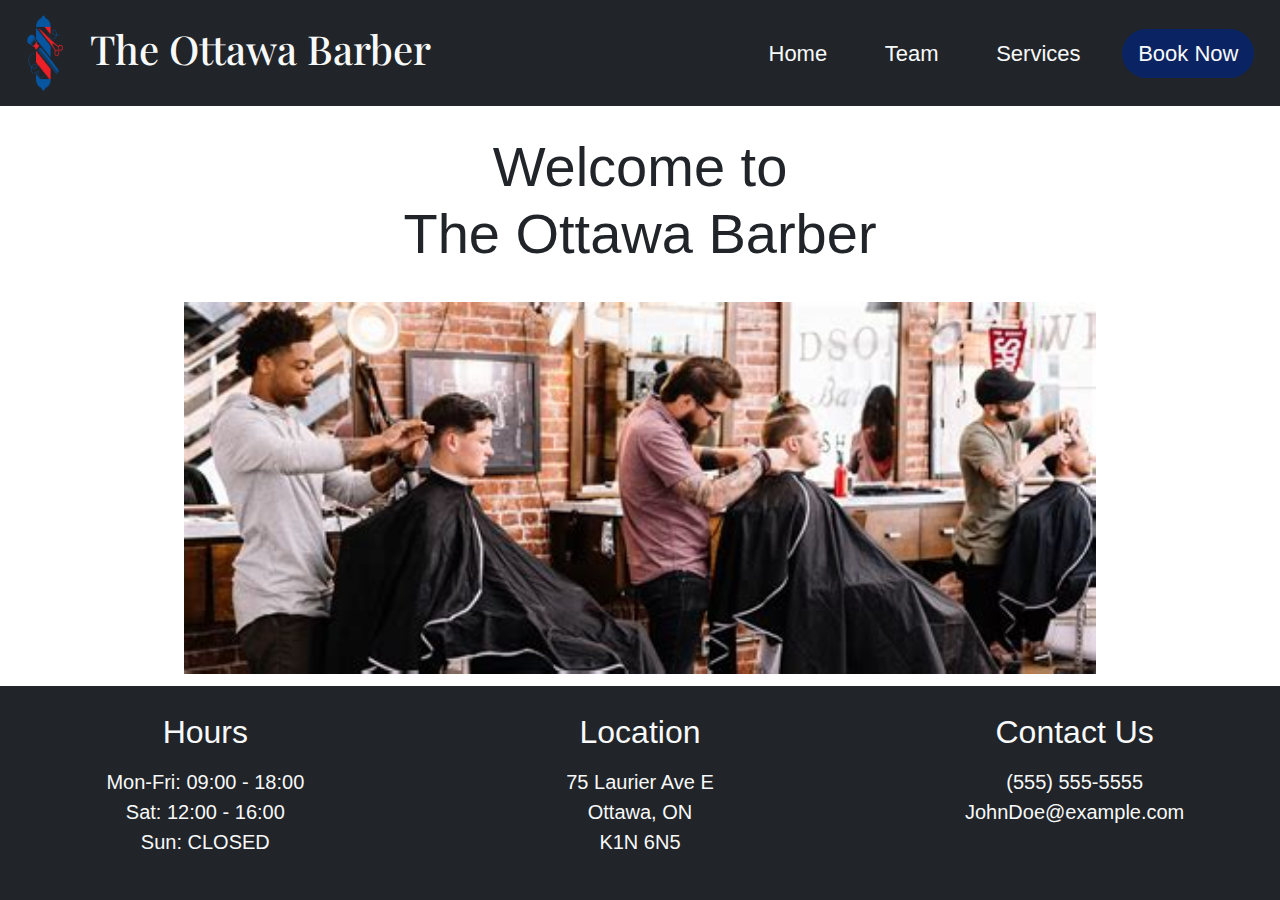
<file: index.html>
<!doctype html>
<html lang="en">

<head>
  <meta charset="utf-8">
  <meta name="viewport" content="width=device-width, initial-scale=1">
  <title>The Ottawa Barber</title>

  <link href="https://cdn.jsdelivr.net/npm/bootstrap@5.3.3/dist/css/bootstrap.min.css" rel="stylesheet"
    integrity="sha384-QWTKZyjpPEjISv5WaRU9OFeRpok6YctnYmDr5pNlyT2bRjXh0JMhjY6hW+ALEwIH" crossorigin="anonymous">
  <link href="https://fonts.googleapis.com/css?family=Playfair+Display" , rel="stylesheet">
  <link href="styles/main.css" , rel="stylesheet">
</head>

<body>
  <nav class="navbar navbar-expand navbar-dark bg-dark">
    <img class="img-fluid" id="logo" src="images/logo.png">
    <h1 class="heading-1 text-light" id="brand-name">The Ottawa Barber</h1>

    <ul class="nav nav-list ms-auto">
      <li class="nav-item">
        <a class="nav-link text-light" href="index.html">Home</a>
      </li>
      <li class="nav-item">
        <a class="nav-link text-light" href="team.html">Team</a>
      </li>
      <li class="nav-item">
        <a class="nav-link text-light" href="services.html">Services</a>
      </li>
      <li class="nav-item">
        <a class="nav-link text-light rounded-pill bg-dark-blue" href="booking.html">Book Now</a>
      </li>
    </ul>
  </nav>

  <div class="container text-center">
    <div class="row top-bottom-margin col-12">
      <h2 class="display-4">Welcome to <br> The Ottawa Barber</h2>
    </div>
    <div class="row top-bottom-margin">
      <img class="img-fluid mx-auto d-block" src="images/barber-shop.jpg" id="barber-shop-img"></img>
    </div>
    <div class="row top-bottom-padding fixed-bottom text-light bg-dark">
      <div class="col-4">
        <h3 class="fs-2">Hours</h3>
        <p class="fs-5">Mon-Fri: 09:00 - 18:00 <br> Sat: 12:00 - 16:00 <br> Sun: CLOSED</p>
      </div>
      <div class="col-4">
        <h3 class="fs-2">Location</h3>
        <p class="fs-5">75 Laurier Ave E <br> Ottawa, ON <br> K1N 6N5</p>
      </div>
      <div class="col-4">
        <h3 class="fs-2">Contact Us</h3>
        <p class="fs-5">(555) 555-5555 <br> JohnDoe@example.com</p>
      </div>
    </div>
  </div>
  <script src="https://cdn.jsdelivr.net/npm/bootstrap@5.3.3/dist/js/bootstrap.bundle.min.js"
    integrity="sha384-YvpcrYf0tY3lHB60NNkmXc5s9fDVZLESaAA55NDzOxhy9GkcIdslK1eN7N6jIeHz"
    crossorigin="anonymous"></script>
</body>

</html>
</file>
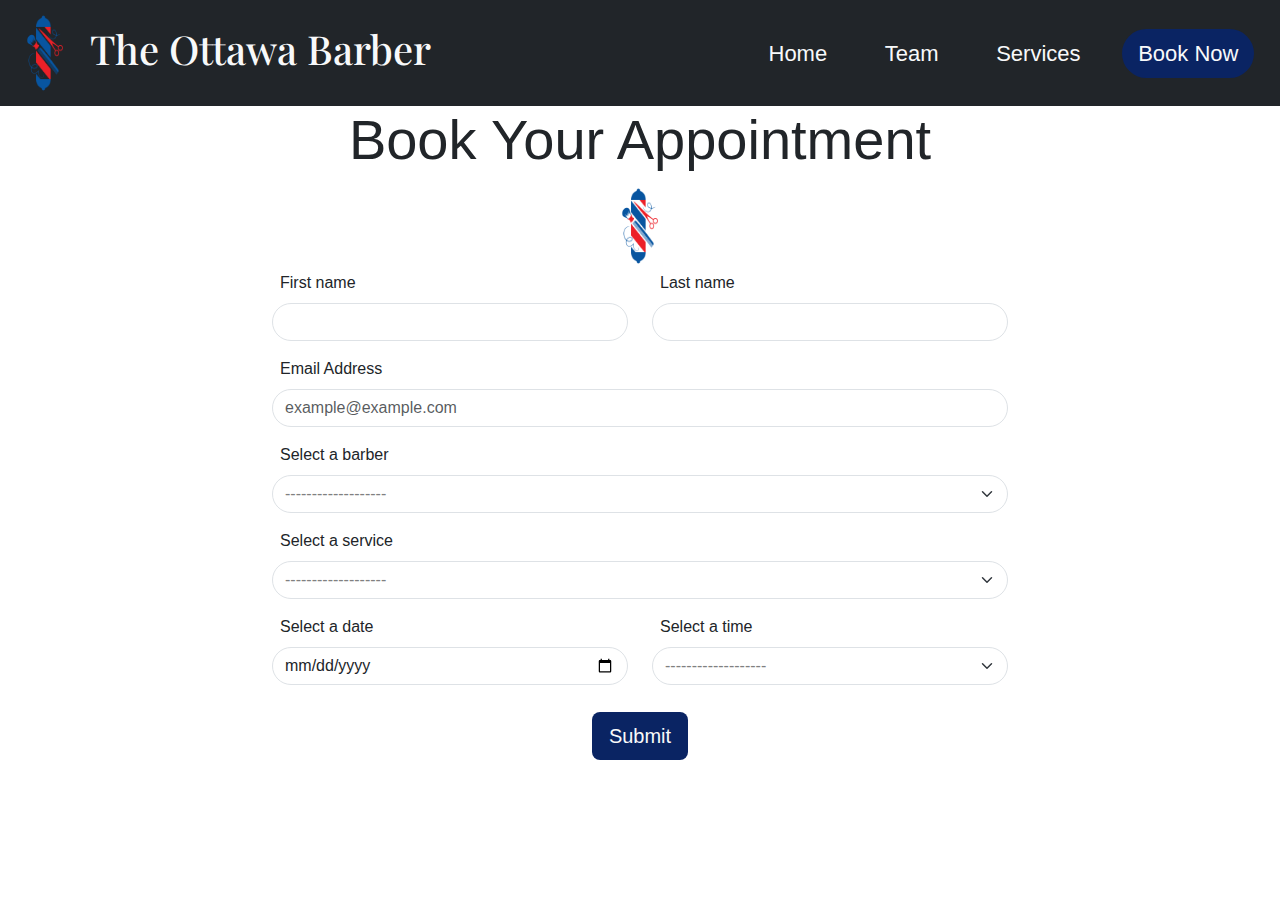
<file: book_now.html>
<!doctype html>
<html lang="en">
  <head>
    <meta charset="utf-8">
    <meta name="viewport" content="width=device-width, initial-scale=1">
    <title>The Ottawa Barber</title>
    
    <link href="https://cdn.jsdelivr.net/npm/bootstrap@5.3.3/dist/css/bootstrap.min.css" rel="stylesheet" integrity="sha384-QWTKZyjpPEjISv5WaRU9OFeRpok6YctnYmDr5pNlyT2bRjXh0JMhjY6hW+ALEwIH" crossorigin="anonymous">
    <link href="https://fonts.googleapis.com/css?family=Playfair+Display", rel="stylesheet">
    <link href="styles/main.css", rel="stylesheet">
</head>
  <body>
    <nav class="navbar navbar-expand navbar-dark bg-dark">
        <img class="img-fluid" id="logo" src="images/logo.png">
        <h1 class="heading-1 text-light" id="brand-name">The Ottawa Barber</h1>

        <ul class="nav nav-list ms-auto">
            <li class="nav-item">
              <a class="nav-link text-light" href="index.html">Home</a>
            </li>
            <li class="nav-item">
              <a class="nav-link text-light" href="team.html">Team</a>
            </li>
            <li class="nav-item">
              <a class="nav-link text-light" href="services.html">Services</a>
            </li>
            <li class="nav-item">
              <a class="nav-link text-light rounded-pill bg-dark-blue" href="book_now.html">Book Now</a>
            </li>
          </ul>
    </nav>

    <div class="container">
        <div class="row text-center">
          <div col-12>
            <h2 class="display-4">Book Your Appointment</h2>
            <img class="img-fluid" id="logo" src="images/logo.png">
          </div>
        </div>

        <form>
          <div class="row">
            <div class="col-2"></div>
            <div class="col-4">
              <label for="first-name" class="form-label ms-2">First name</label>
              <input class="form-control rounded-pill" id="first-name">
            </div>

            <div class="col-4">
              <label for="last-name" class="form-label ms-2">Last name</label>
              <input class="form-control rounded-pill" id="last-name"></input>
            </div>
            <div class="col-2"></div>
          </div>

          <div class="row">
            <div class="col-2"></div>
            <div class="col-8">
              <div class="mb-3">

              </div>
              <div class="mb-3">

              </div>
              <div class="mb-3">
                <label for="email" class="form-label ms-2">Email Address</label>
                <input type="email" class="form-control rounded-pill" id="email" placeholder="example@example.com">
              </div> 

              <div class="mb-3">
                <label for="barber" class="form-label ms-2">Select a barber</label>
                <select class="form-select dropdown rounded-pill" id="barber" aria-label="Select a barber" required>
                  <option value="">-------------------</option>
                  <option>John Doe</option>
                  <option>Jane Doe</option>
                  <option>Jim Doe</option>
                  <option>Jennifer Doe</option>
                </select>
              </div>

              <div class="mb-3">
                <label for="service" class="form-label ms-2">Select a service</label>
                <select class="form-select dropdown rounded-pill" id="service" aria-label="Select a service" required>
                  <option value="">-------------------</option>
                  <option>Barber Cut - $45</option>
                  <option>Skin Fade - $35</option>
                  <option>Cub's Cut - $25</option>
                  <option>Long/Creative Cut - $55</option>
                  <option>Barber Cut & Shampoo - $55</option>
                </select>
              </div>
            </div>
            <div class="col-2"></div>
          </div>

          <div class="row">
            <div class="col-2"></div>
            <div class="col-4">
                <label for="date" class="form-label ms-2">Select a date</label>
                <input type="date" class="form-control rounded-pill" id="date">
            </div>

            <div class="col-4">
              <label for="date" class="form-label ms-2">Select a time</label>
              <select class="form-select dropdown rounded-pill" aria-label="Select a time" required>
                <option value="">-------------------</option>
              </select>
            </div>
            <div class="col-2"></div>
          </div>

          <div class="row top-bottom-margin text-center">
            <div class="col-2"></div>
            <div class="col-8">
              <button type="submit" class="btn btn-lg bg-dark-blue text-light" id="submit-btn">Submit</button>
            </div>
            <div class="col-2"></div>
          </div>
        </form>
      </div>
    </div>
    <script src="https://cdn.jsdelivr.net/npm/bootstrap@5.3.3/dist/js/bootstrap.bundle.min.js" integrity="sha384-YvpcrYf0tY3lHB60NNkmXc5s9fDVZLESaAA55NDzOxhy9GkcIdslK1eN7N6jIeHz" crossorigin="anonymous"></script>
  </body>
</html>
</file>
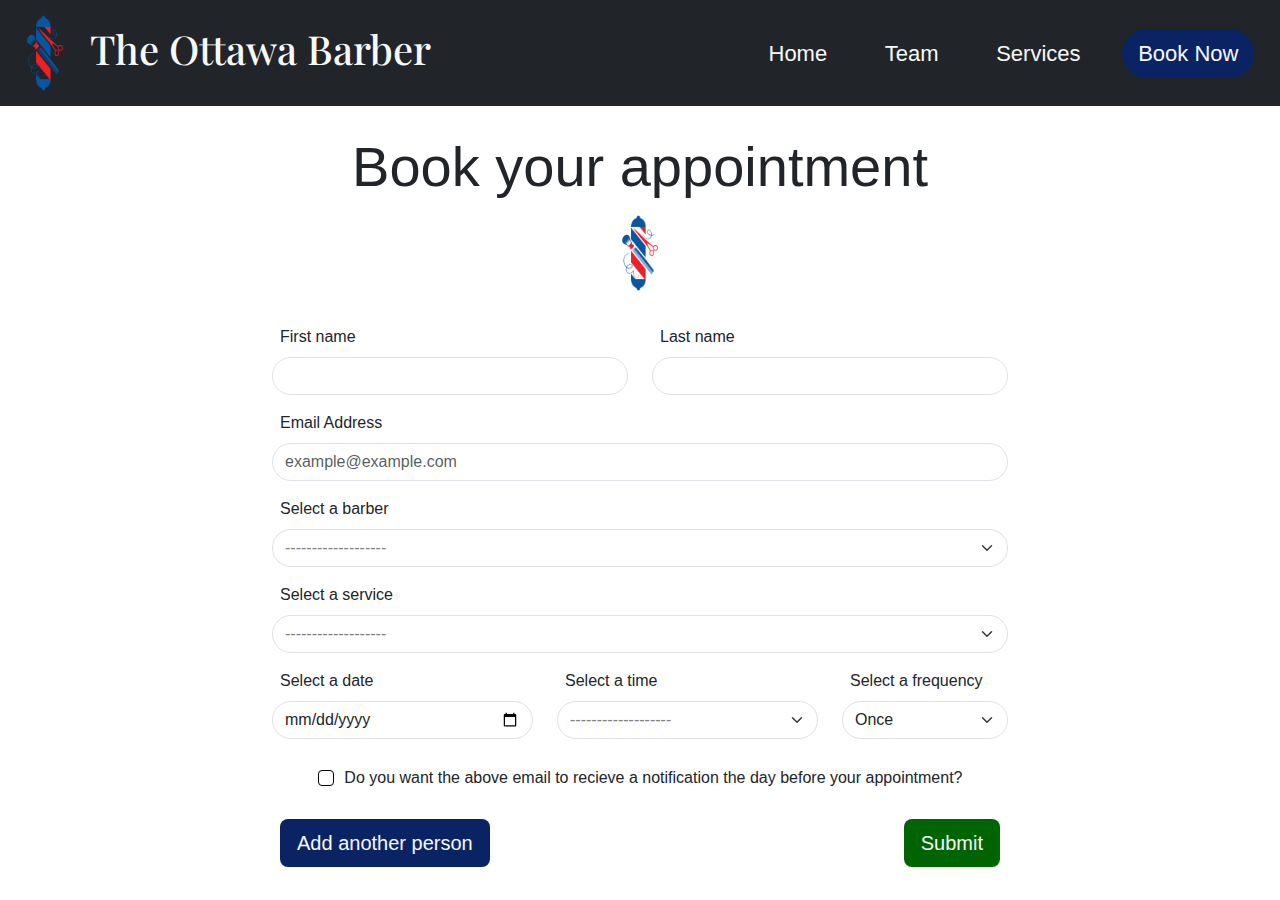
<file: booking.html>
<!doctype html>
<html lang="en">

<head>
  <meta charset="utf-8">
  <meta name="viewport" content="width=device-width, initial-scale=1">
  <title>The Ottawa Barber</title>

  <link href="https://cdn.jsdelivr.net/npm/bootstrap@5.3.3/dist/css/bootstrap.min.css" rel="stylesheet"
    integrity="sha384-QWTKZyjpPEjISv5WaRU9OFeRpok6YctnYmDr5pNlyT2bRjXh0JMhjY6hW+ALEwIH" crossorigin="anonymous">
  <link href="https://fonts.googleapis.com/css?family=Playfair+Display" , rel="stylesheet">
  <link href="styles/main.css" , rel="stylesheet">
</head>

<body>
  <nav class="navbar navbar-expand navbar-dark bg-dark">
    <img class="img-fluid" id="logo" src="images/logo.png">
    <h1 class="heading-1 text-light" id="brand-name">The Ottawa Barber</h1>

    <ul class="nav nav-list ms-auto">
      <li class="nav-item">
        <a class="nav-link text-light" href="index.html">Home</a>
      </li>
      <li class="nav-item">
        <a class="nav-link text-light" href="team.html">Team</a>
      </li>
      <li class="nav-item">
        <a class="nav-link text-light" href="services.html">Services</a>
      </li>
      <li class="nav-item">
        <a class="nav-link text-light rounded-pill bg-dark-blue" href="booking.html">Book Now</a>
      </li>
    </ul>
  </nav>

  <div class="container">
    <form id="booking-form">
      <div class="row top-bottom-margin text-center">
        <div class="col-12">
          <h2 class="display-4" id="booking-heading">Book your appointment</h2>
          <img class="img-fluid" id="logo" src="images/logo.png">
        </div>
      </div>
      <div class="row">
        <div class="col-2"></div>
        <div class="col-4">
          <label for="first-name" class="form-label ms-2">First name</label>
          <input class="form-control rounded-pill" name="first-name" required>
        </div>

        <div class="col-4">
          <label for="last-name" class="form-label ms-2">Last name</label>
          <input class="form-control rounded-pill" name="last-name" required></input>
        </div>
        <div class="col-2"></div>
      </div>

      <div class="row">
        <div class="col-2"></div>
        <div class="col-8">
          <div class="my-3">
            <label for="email" class="form-label ms-2">Email Address</label>
            <input type="email" class="form-control rounded-pill" name="email" placeholder="example@example.com"
              required>
          </div>

          <div class="mb-3">
            <label for="barber" class="form-label ms-2">Select a barber</label>
            <select class="form-select dropdown rounded-pill" name="barber" id="barber" aria-label="Select a barber"
              required>
              <option value="">-------------------</option>
              <option>John Doe</option>
              <option>Jane Doe</option>
              <option>Jim Doe</option>
              <option>Jennifer Doe</option>
            </select>
          </div>

          <div class="mb-3">
            <label for="service" class="form-label ms-2">Select a service</label>
            <select class="form-select dropdown rounded-pill" name="service" id="service"
              servicearia-label="Select a service" required>
              <option value="">-------------------</option>
              <option>Barber Cut - $45</option>
              <option>Skin Fade - $35</option>
              <option>Cub's Cut - $25</option>
              <option>Long/Creative Cut - $55</option>
              <option>Barber Cut & Shampoo - $55</option>
            </select>
          </div>
        </div>
        <div class="col-2"></div>
      </div>

      <div class="row">
        <div class="col-2"></div>
        <div class="col-3">
          <label for="date" class="form-label ms-2">Select a date</label>
          <input type="date" class="form-control rounded-pill" name="date" id="date" required>
        </div>

        <div class="col-3">
          <label for="time" class="form-label ms-2">Select a time</label>
          <select class="form-select dropdown rounded-pill" aria-label="Select a time" name="time" id="time" required>
            <option value="">-------------------</option>
          </select>
        </div>

        <div class="col-2">
          <label for="frequency" class="form-label ms-2">Select a frequency</label>
          <select class="form-select dropdown rounded-pill" aria-label="Select a frequency" name="frequency"
            id="frequency" required>
            <option>Once</option>
            <option>Biweekly</option>
            <option>Monthly</option>
            <option>Bimonthly</option>
            <option>Semi-annually</option>
            <option>Annually</option>
          </select>
        </div>
        <div class="col-2"></div>
      </div>

      <div class="row top-bottom-margin text-center">
        <div class="col-12">
          <div class="form-check">
            <input class="form-check-input checkbox" type="checkbox" value="" id="flexCheckDefault">
            <label class="form-check-label" for="flexCheckDefault">Do you want the above email to recieve a notification
              the day before your appointment?</label>
          </div>
        </div>

      </div>

      <div class="row top-bottom-margin">
        <div class="col-2"></div>
        <div class="col-4 text-start">
          <button type="submit" class="btn btn-lg btn-no-hover bg-dark-blue text-light" id="add-person-btn">Add another
            person</button>
        </div>
        <div class="col-4 text-end">
          <button type="submit" class="btn btn-lg btn-no-hover bg-dark-green text-light" id="submit-btn">Submit</button>
        </div>
        <div class="col-2"></div>
      </div>
    </form>
  </div>
  <script src="https://cdn.jsdelivr.net/npm/bootstrap@5.3.3/dist/js/bootstrap.bundle.min.js"
    integrity="sha384-YvpcrYf0tY3lHB60NNkmXc5s9fDVZLESaAA55NDzOxhy9GkcIdslK1eN7N6jIeHz"
    crossorigin="anonymous"></script>
  <script src="scripts/booking.js"></script>
</body>

</html>
</file>
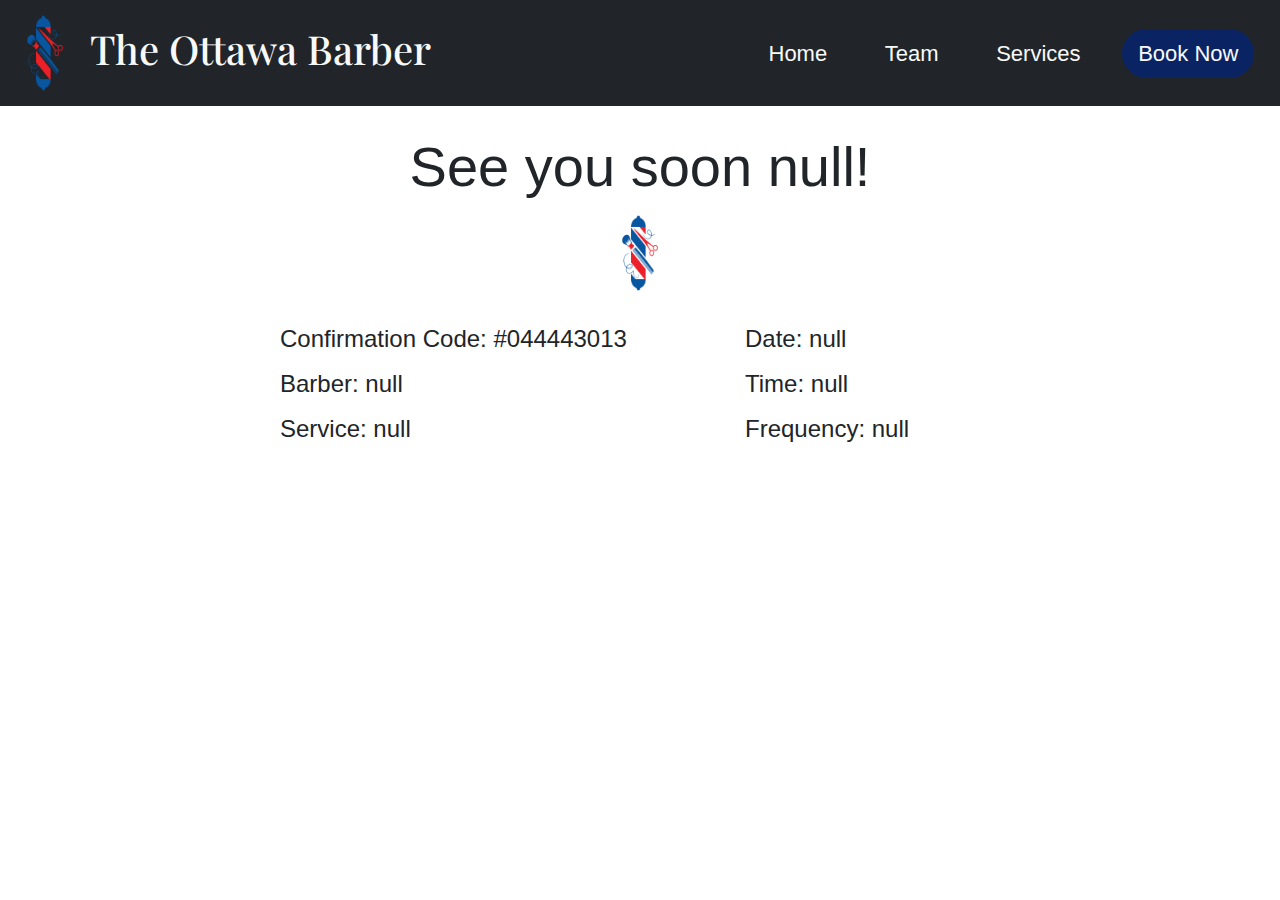
<file: confirmation.html>
<!doctype html>
<html lang="en">

<head>
  <meta charset="utf-8">
  <meta name="viewport" content="width=device-width, initial-scale=1">
  <title>The Ottawa Barber</title>

  <link href="https://cdn.jsdelivr.net/npm/bootstrap@5.3.3/dist/css/bootstrap.min.css" rel="stylesheet"
    integrity="sha384-QWTKZyjpPEjISv5WaRU9OFeRpok6YctnYmDr5pNlyT2bRjXh0JMhjY6hW+ALEwIH" crossorigin="anonymous">
  <link href="https://fonts.googleapis.com/css?family=Playfair+Display" , rel="stylesheet">
  <link href="styles/main.css" , rel="stylesheet">

</head>

<body onload="setInfo()">
  <nav class="navbar navbar-expand navbar-dark bg-dark">
    <img class="img-fluid" id="logo" src="images/logo.png">
    <h1 class="heading-1 text-light" id="brand-name">The Ottawa Barber</h1>

    <ul class="nav nav-list ms-auto">
      <li class="nav-item">
        <a class="nav-link text-light" href="index.html">Home</a>
      </li>
      <li class="nav-item">
        <a class="nav-link text-light" href="team.html">Team</a>
      </li>
      <li class="nav-item">
        <a class="nav-link text-light" href="services.html">Services</a>
      </li>
      <li class="nav-item">
        <a class="nav-link text-light rounded-pill bg-dark-blue" href="booking.html">Book Now</a>
      </li>
    </ul>
  </nav>

  <div class="container">
    <div class="row text-center top-bottom-margin">
      <div class="col-12">
        <h2 class="display-4" id="see-you-soon-msg">See you soon</h2>
        <img class="img-fluid" id="logo" src="images/logo.png">
      </div>
    </div>

    <div class="row top-bottom-margin justify-content-center">
      <div class="col-5">
        <h4 class="mb-3" id="confirmation-code"></h4>
        <h4 class="my-3" id="barber"></h4>
        <h4 class="my-3" id="service"></h4>
      </div>

      <div class="col-3">
        <h4 class="mb-3" id="date"></h4>
        <h4 class="my-3" id="time"></h4>
        <h4 class="my-3" id="frequency"></h4>
      </div>
    </div>

    <div class="row top-bottom-margin justify-content-center">
      <div class="col-5">
        <h4 class="mb-3" id="confirmation-code1"></h4>
        <h4 class="my-3" id="barber1"></h4>
        <h4 class="my-3" id="service1"></h4>
      </div>

      <div class="col-3">
        <h4 class="mb-3" id="date1"></h4>
        <h4 class="my-3" id="time1"></h4>
        <h4 class="my-3" id="frequency1"></h4>
      </div>
    </div>
  </div>
  <script src="scripts/confirmation.js"></script>
  <script src="https://cdn.jsdelivr.net/npm/bootstrap@5.3.3/dist/js/bootstrap.bundle.min.js"
    integrity="sha384-YvpcrYf0tY3lHB60NNkmXc5s9fDVZLESaAA55NDzOxhy9GkcIdslK1eN7N6jIeHz"
    crossorigin="anonymous"></script>
</body>

</html>
</file>
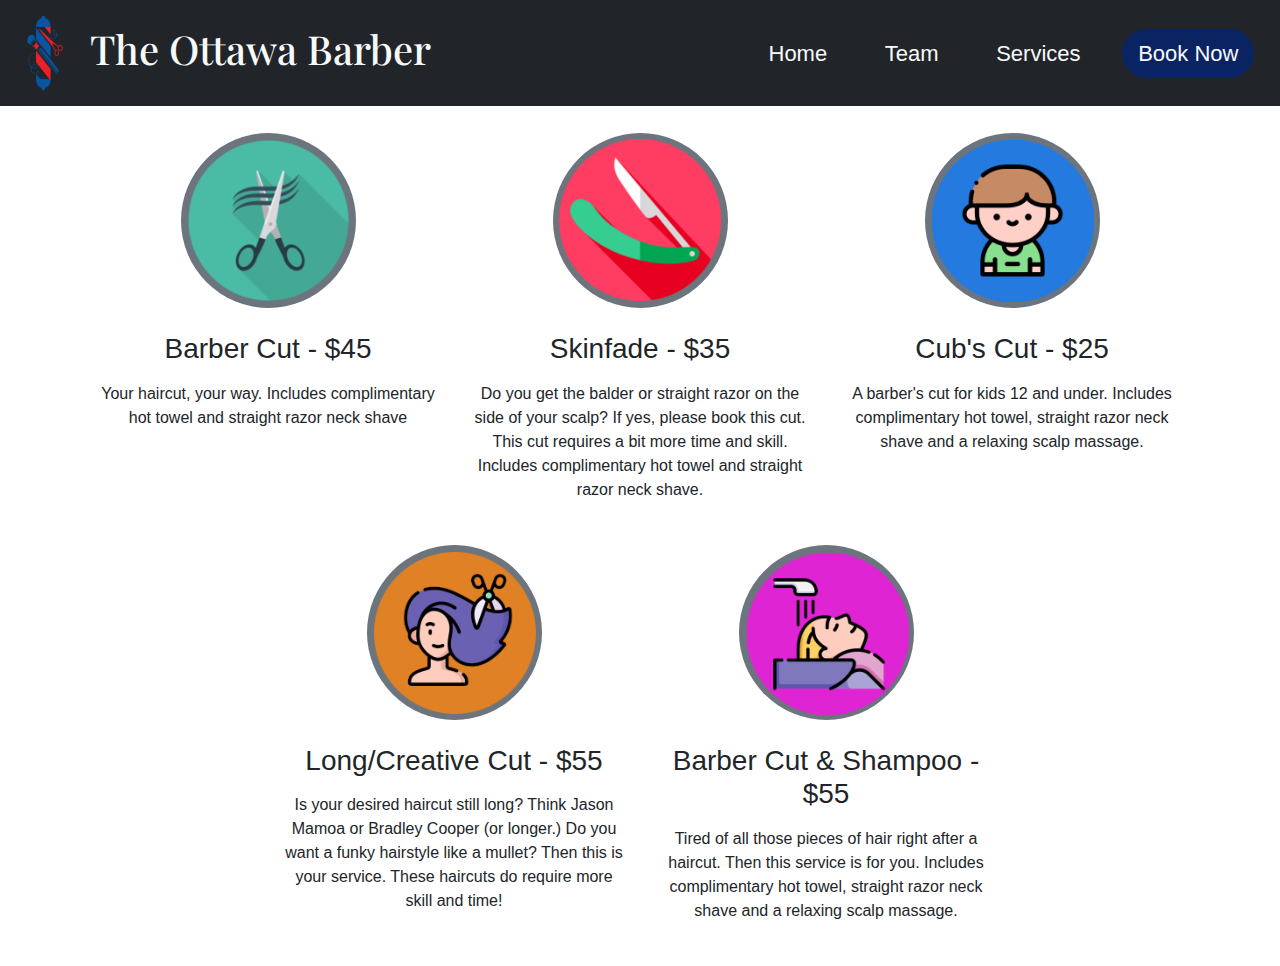
<file: services.html>
<!doctype html>
<html lang="en">

<head>
  <meta charset="utf-8">
  <meta name="viewport" content="width=device-width, initial-scale=1">
  <title>The Ottawa Barber</title>

  <link href="https://cdn.jsdelivr.net/npm/bootstrap@5.3.3/dist/css/bootstrap.min.css" rel="stylesheet"
    integrity="sha384-QWTKZyjpPEjISv5WaRU9OFeRpok6YctnYmDr5pNlyT2bRjXh0JMhjY6hW+ALEwIH" crossorigin="anonymous">
  <link href="https://fonts.googleapis.com/css?family=Playfair+Display" , rel="stylesheet">
  <link href="styles/main.css" , rel="stylesheet">
</head>

<body>
  <nav class="navbar navbar-expand navbar-dark bg-dark">
    <img class="img-fluid" id="logo" src="images/logo.png">
    <h1 class="heading-1 text-light" id="brand-name">The Ottawa Barber</h1>

    <ul class="nav nav-list ms-auto">
      <li class="nav-item">
        <a class="nav-link text-light" href="index.html">Home</a>
      </li>
      <li class="nav-item">
        <a class="nav-link text-light" href="team.html">Team</a>
      </li>
      <li class="nav-item">
        <a class="nav-link text-light" href="services.html">Services</a>
      </li>
      <li class="nav-item">
        <a class="nav-link text-light rounded-pill bg-dark-blue" href="booking.html">Book Now</a>
      </li>
    </ul>
  </nav>
  <script src="https://cdn.jsdelivr.net/npm/bootstrap@5.3.3/dist/js/bootstrap.bundle.min.js"
    integrity="sha384-YvpcrYf0tY3lHB60NNkmXc5s9fDVZLESaAA55NDzOxhy9GkcIdslK1eN7N6jIeHz"
    crossorigin="anonymous"></script>

  <div class="container text-center">
    <div class="row top-bottom-margin">
      <div class="col-4">
        <img class="bg-secondary circular-image img-fluid" src="images/barbers-cut.png"></img>
        <h3 class="mt-4">Barber Cut - $45</h3>
        <p>Your haircut, your way. Includes complimentary hot towel and straight razor neck shave</p>
      </div>
      <div class="col-4">
        <img class="bg-secondary circular-image img-fluid" src="images/skinfade.png"></img>
        <h3 class="mt-4">Skinfade - $35</h3>
        <p>Do you get the balder or straight razor on the side of your scalp? If yes, please book this cut. This cut
          requires a bit more time and skill. Includes complimentary hot towel and straight razor neck shave. </p>
      </div>
      <div class="col-4">
        <img class="bg-secondary circular-image img-fluid" src="images/cubs-cut.png"></img>
        <h3 class="mt-4">Cub's Cut - $25</h3>
        <p>A barber's cut for kids 12 and under. Includes complimentary hot towel, straight razor neck shave and a
          relaxing scalp massage.</p>
      </div>
    </div>

    <div class="row top-bottom-margin">
      <div class="col-2"></div>
      <div class="col-4">
        <img class="bg-secondary circular-image img-fluid" src="images/creative-cut.png"></img>
        <h3 class="mt-4">Long/Creative Cut - $55</h3>
        <p>Is your desired haircut still long? Think Jason Mamoa or Bradley Cooper (or longer.) Do you want a funky
          hairstyle like a mullet? Then this is your service. These haircuts do require more skill and time!</p>
      </div>
      <div class="col-4">
        <img class="bg-secondary circular-image img-fluid" src="images/shampoo.png"></img>
        <h3 class="mt-4">Barber Cut & Shampoo - $55</h3>
        <p>Tired of all those pieces of hair right after a haircut. Then this service is for you. Includes complimentary
          hot towel, straight razor neck shave and a relaxing scalp massage.</p>
      </div>
      <div class="col-2"></div>
    </div>
  </div>


</body>

</html>
</file>
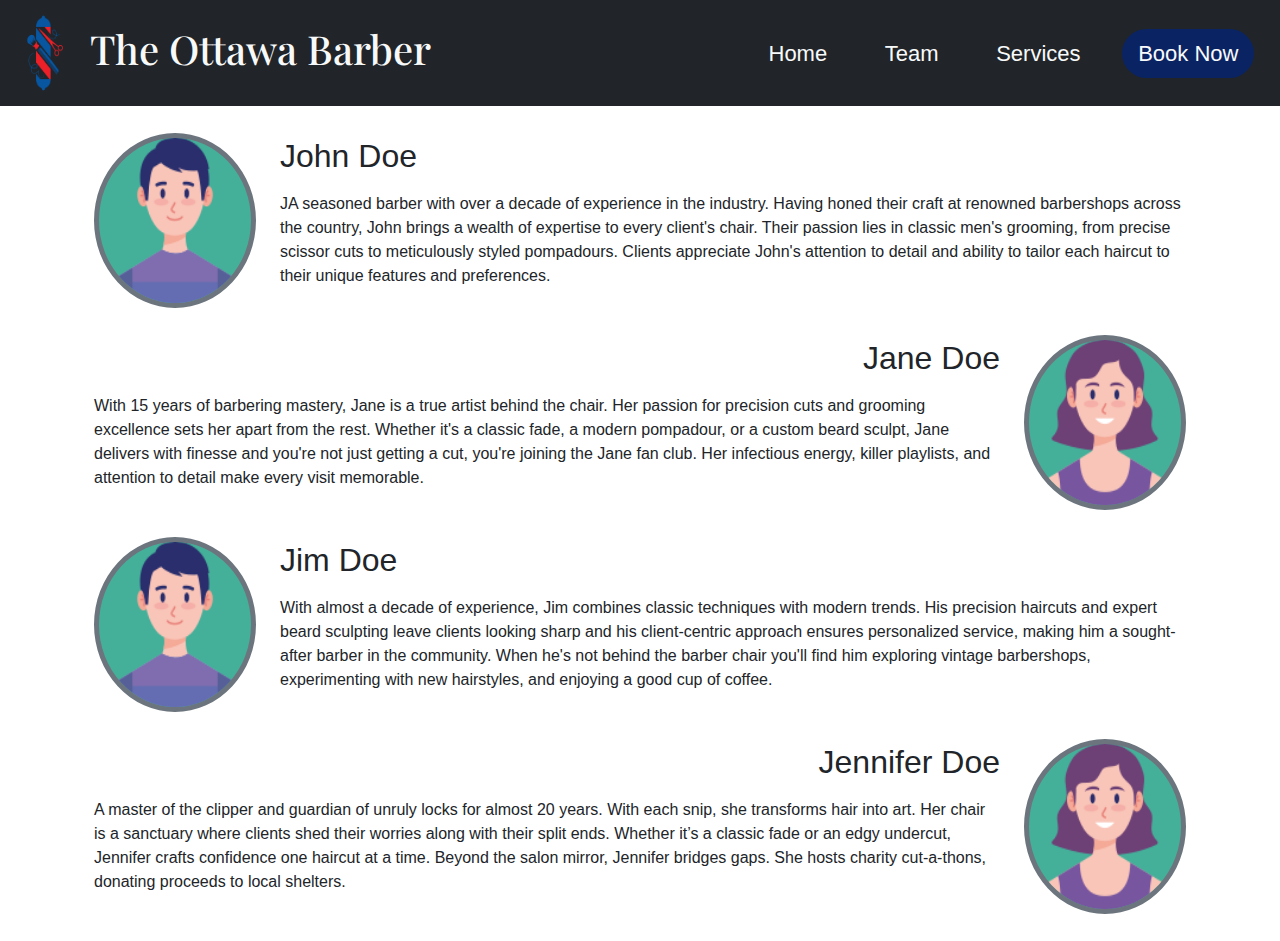
<file: team.html>
<!doctype html>
<html lang="en">

<head>
  <meta charset="utf-8">
  <meta name="viewport" content="width=device-width, initial-scale=1">
  <title>The Ottawa Barber</title>

  <link href="https://cdn.jsdelivr.net/npm/bootstrap@5.3.3/dist/css/bootstrap.min.css" rel="stylesheet"
    integrity="sha384-QWTKZyjpPEjISv5WaRU9OFeRpok6YctnYmDr5pNlyT2bRjXh0JMhjY6hW+ALEwIH" crossorigin="anonymous">
  <link href="https://fonts.googleapis.com/css?family=Playfair+Display" , rel="stylesheet">
  <link href="styles/main.css" , rel="stylesheet">
</head>

<body>
  <nav class="navbar navbar-expand navbar-dark bg-dark">
    <img class="img-fluid" id="logo" src="images/logo.png">
    <h1 class="heading-1 text-light" id="brand-name">The Ottawa Barber</h1>

    <ul class="nav nav-list ms-auto">
      <li class="nav-item">
        <a class="nav-link text-light" href="index.html">Home</a>
      </li>
      <li class="nav-item">
        <a class="nav-link text-light" href="team.html">Team</a>
      </li>
      <li class="nav-item">
        <a class="nav-link text-light" href="services.html">Services</a>
      </li>
      <li class="nav-item">
        <a class="nav-link text-light rounded-pill bg-dark-blue" href="booking.html">Book Now</a>
      </li>
    </ul>
  </nav>

  <div class="container">
    <div class="row top-bottom-margin align-items-center">
      <div class="col-2">
        <img class="bg-teal border border-secondary border-5 border border-secondary border-5 circular-image img-fluid"
          src="images/barber-placeholder-1.png"></img>
      </div>
      <div class="col-10">
        <h2>John Doe</h2>
        <p>JA seasoned barber with over a decade of experience in the industry. Having honed their craft at
          renowned barbershops across the country, John brings a wealth of expertise to every client's chair.
          Their passion lies in classic men's grooming, from precise scissor cuts to meticulously styled pompadours.
          Clients appreciate John's attention to detail and ability to tailor each haircut to their unique features and
          preferences.
        </p>
      </div>
    </div>

    <div class="row top-bottom-margin align-items-center">
      <div class="col-10">
        <h2 class="text-end">Jane Doe</h2>
        <p>With 15 years of barbering mastery, Jane is a true artist behind the chair. Her passion for precision cuts
          and grooming excellence sets her apart from the rest. Whether it's a classic fade, a modern pompadour, or a
          custom beard sculpt, Jane delivers with finesse and you're not just getting a cut, you're joining the Jane fan
          club.
          Her infectious energy, killer playlists, and attention to detail make every visit memorable.
        </p>
      </div>
      <div class="col-2">
        <img class="bg-teal border border-secondary border-5 circular-image img-fluid"
          src="images/barber-placeholder-2.png"></img>
      </div>
    </div>

    <div class="row top-bottom-margin align-items-center">
      <div class="col-2">
        <img class="bg-teal border border-secondary border-5 circular-image img-fluid"
          src="images/barber-placeholder-1.png"></img>
      </div>
      <div class="col-10">
        <h2>Jim Doe</h2>
        <p>With almost a decade of experience, Jim combines classic techniques with modern trends. His precision
          haircuts and expert beard sculpting leave clients looking sharp and his client-centric approach ensures
          personalized service, making him a sought-after barber in the community. When he's not behind the barber chair
          you'll find him exploring vintage barbershops, experimenting with new hairstyles, and enjoying a good cup of
          coffee.
        </p>
      </div>
    </div>

    <div class="row top-bottom-margin align-items-center">
      <div class="col-10">
        <h2 class="text-end">Jennifer Doe</h2>
        <p>A master of the clipper and guardian of unruly locks for almost 20 years. With each snip, she transforms hair
          into art. Her chair is a sanctuary where clients shed their worries along with their split ends. Whether it’s
          a classic fade or an edgy undercut, Jennifer crafts confidence one haircut at a time. Beyond the salon mirror,
          Jennifer bridges gaps. She hosts charity cut-a-thons, donating proceeds to local shelters.
        </p>
      </div>
      <div class="col-2">
        <img class="bg-teal border border-secondary border-5 circular-image img-fluid"
          src="images/barber-placeholder-2.png"></img>
      </div>
    </div>
  </div>
  <script src="https://cdn.jsdelivr.net/npm/bootstrap@5.3.3/dist/js/bootstrap.bundle.min.js"
    integrity="sha384-YvpcrYf0tY3lHB60NNkmXc5s9fDVZLESaAA55NDzOxhy9GkcIdslK1eN7N6jIeHz"
    crossorigin="anonymous"></script>
</body>

</html>
</file>
<file: styles/main.css>
body {
    font-family: 'Lucida Sans', 'Lucida Sans Regular', 'Lucida Grande', 'Lucida Sans Unicode', Geneva, Verdana, sans-serif;
}

p {
    margin: 1rem 0 1rem 0;
}

select:invalid {
    color: grey;
}

.nav-item {
    margin-right: 2vw;
    font-size: 22px;
}

.bg-dark-blue {
    background-color: #0a2463;
}

.bg-dark-green {
    background-color: darkgreen;
}

.bg-teal {
    background-color: #45b09a;
}

.top-bottom-margin {
    margin: 3vh 0 3vh 0;
}

.top-bottom-padding {
    padding: 3vh 0 3vh 0;
}

.circular-image {
    height: 175px;
    width: 175px;
    border-radius: 100%;
}

.checkbox {
    border-color: black;
    margin-right: 0.5vw;
    float: none !important;
}

.btn-no-hover:hover {
    background-color: #0a2463;
}

#brand-name {
    font-family: "Playfair Display", Arial, Helvetica, sans-serif
}

#logo {
    height: 10vh;
    width: 10vh;
}

#barber-shop-img {
    max-width: 936px;
}

#confirmation-box {
    border-color: black;
    border-style: solid;
}
</file>
